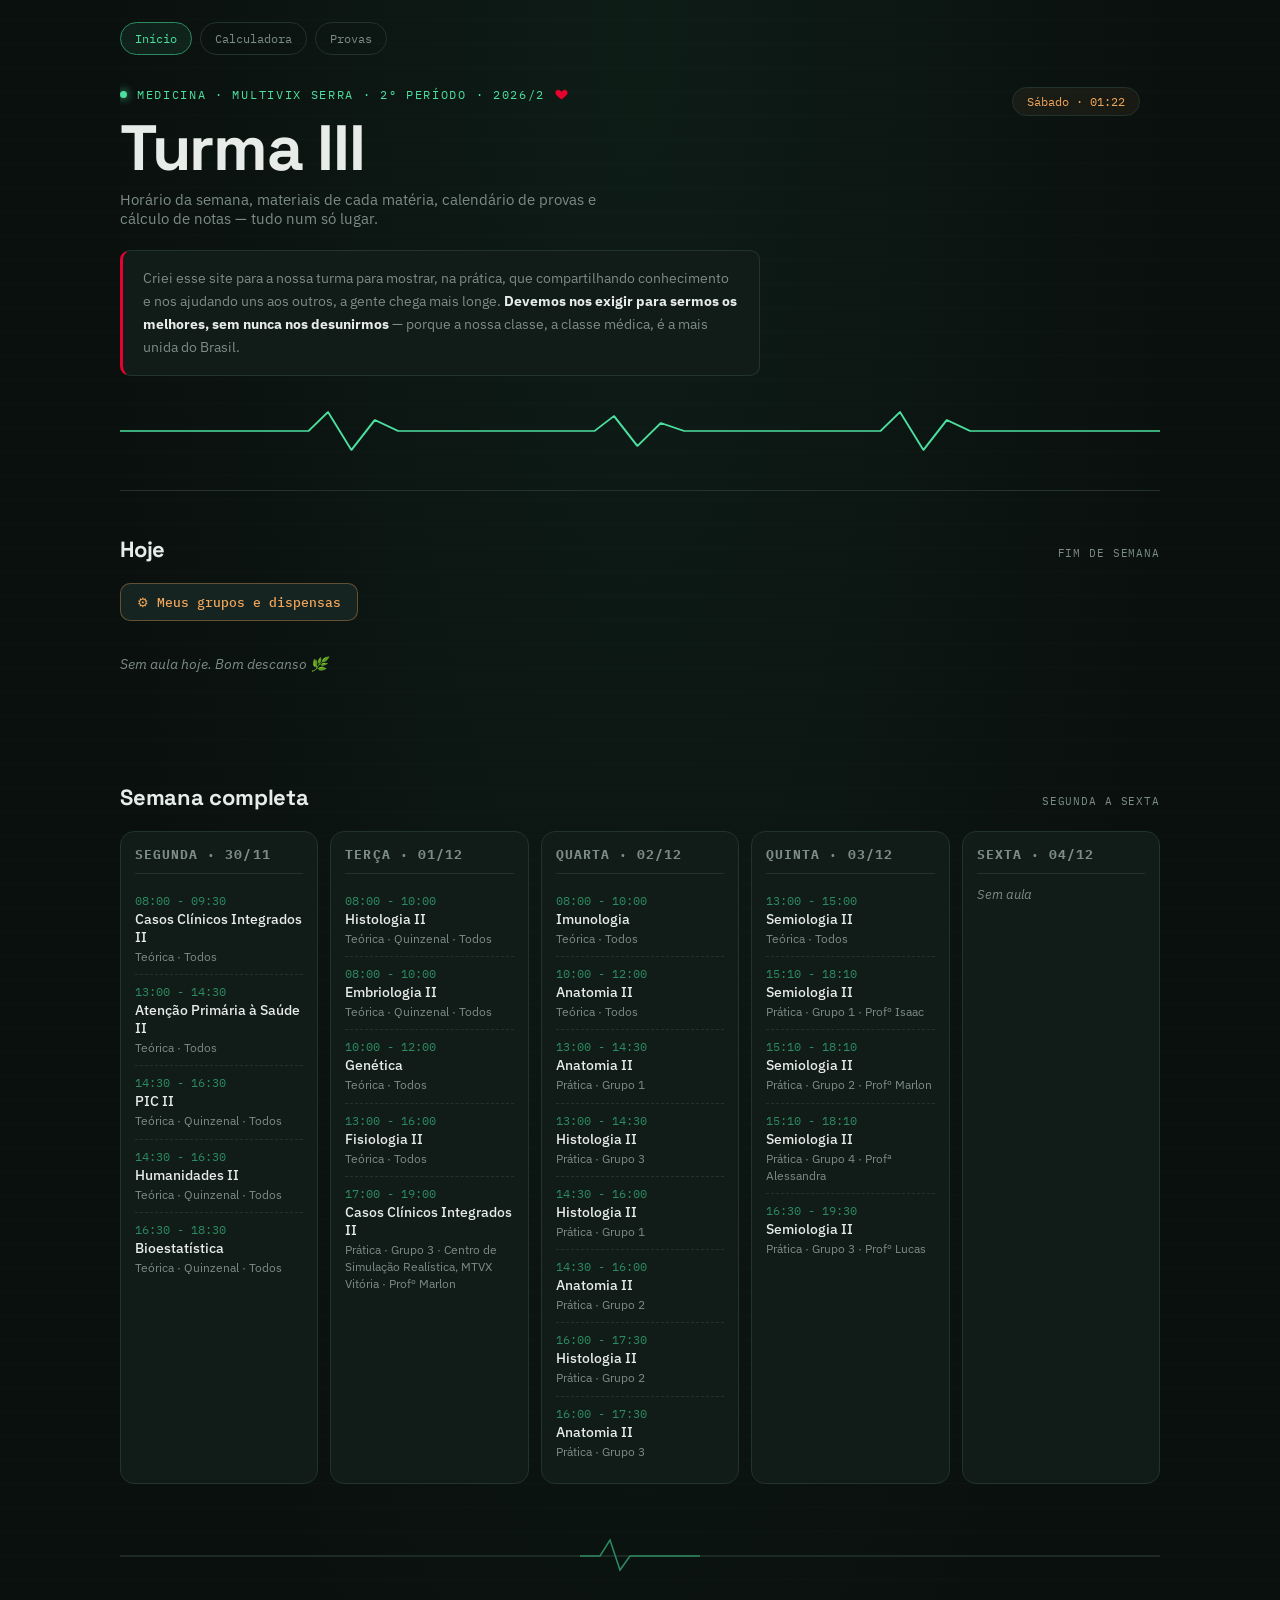
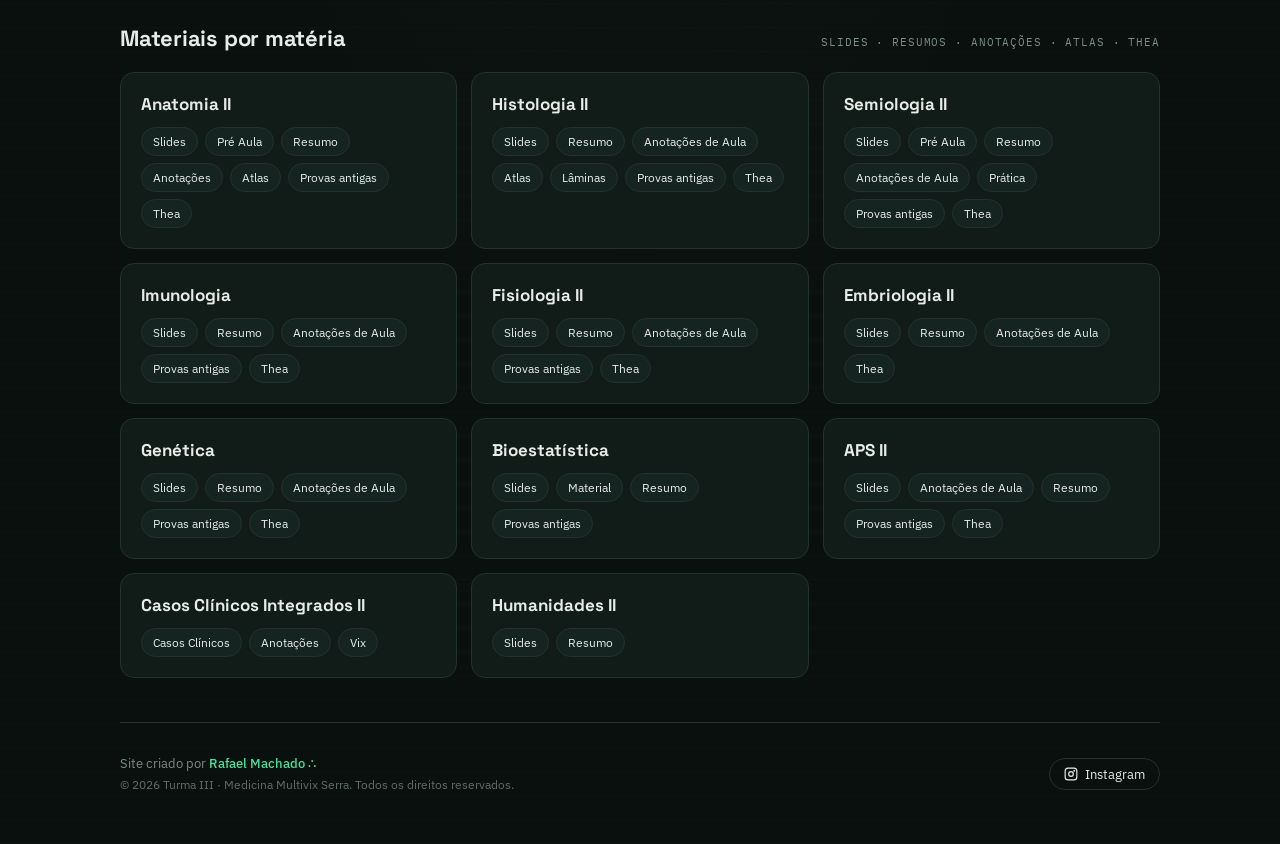
<file: index.html>
<!-- Você é muito espertinho, aqui uma lola pra você! 🍭 -->
<!DOCTYPE html>
<html lang="pt-BR">
<head>
<meta charset="UTF-8">
<meta name="viewport" content="width=device-width, initial-scale=1.0">
<title>Turma III · Medicina Multivix Serra</title>
<link rel="icon" type="image/svg+xml" href="favicon.svg">
<link rel="preconnect" href="https://fonts.googleapis.com">
<link rel="preconnect" href="https://fonts.gstatic.com" crossorigin>
<link href="https://fonts.googleapis.com/css2?family=Space+Grotesk:wght@400;500;600;700&family=IBM+Plex+Sans:wght@400;500;600&family=IBM+Plex+Mono:wght@400;500;600&display=swap" rel="stylesheet">
<link rel="stylesheet" href="style.css">
</head>
<body>

<div class="wrap">
  <nav class="site-nav">
    <a href="index.html" class="active">Início</a>
    <a href="calculadora.html">Calculadora</a>
    <a href="provas.html">Provas</a>
  </nav>

  <header>
    <div class="now-chip mono" id="nowChip">carregando…</div>
    <div class="eyebrow">
      <span class="dot"></span> MEDICINA · MULTIVIX SERRA · 2º PERÍODO · 2026/2
      <span class="heartbeat" title="Turma III">
        <svg width="13" height="13" viewBox="0 0 24 24" fill="currentColor"><path d="M12 21s-7.5-4.87-10.5-9.5C-0.3 7.5 1.8 3 6 3c2.2 0 3.8 1.2 6 4 2.2-2.8 3.8-4 6-4 4.2 0 6.3 4.5 4.5 8.5C19.5 16.13 12 21 12 21z"/></svg>
      </span>
    </div>
    <h1 class="title">Turma III</h1>
    <p class="subtitle">Horário da semana, materiais de cada matéria, calendário de provas e cálculo de notas — tudo num só lugar.</p>
    <div class="manifesto">
      Criei esse site para a nossa turma para mostrar, na prática, que compartilhando conhecimento e nos
      ajudando uns aos outros, a gente chega mais longe. <strong>Devemos nos exigir para sermos os melhores,
      sem nunca nos desunirmos</strong> — porque a nossa classe, a classe médica, é a mais unida do Brasil.
    </div>
    <svg class="ecg-line" viewBox="0 0 800 46" preserveAspectRatio="none">
      <path d="M0,23 L120,23 L145,23 L160,4 L178,42 L196,12 L214,23 L340,23 L365,23 L380,8 L398,38 L416,15 L434,23 L560,23 L585,23 L600,4 L618,42 L636,12 L654,23 L800,23"/>
    </svg>
  </header>

  <section id="hoje">
    <div class="section-head">
      <h2>Hoje</h2>
      <span class="tag" id="hojeLabel"></span>
    </div>

    <button class="profile-toggle-btn" onclick="profileToggle()">⚙ Meus grupos e dispensas</button>
    <div class="profile-panel" id="profilePanel">
      <div class="profile-panel-inner" id="profilePanelBody"></div>
    </div>

    <div class="today-scroll" id="hojeScroll" style="margin-top:20px;"></div>
  </section>

  <section id="semana">
    <div class="section-head">
      <h2>Semana completa</h2>
      <span class="tag">Segunda a sexta</span>
    </div>
    <div class="week-grid" id="weekGrid"></div>
  </section>

  <svg class="pulse-divider" viewBox="0 0 1040 40" preserveAspectRatio="none">
    <path d="M0,20 L1040,20"/>
    <path class="beat" d="M460,20 L480,20 L490,4 L500,34 L510,20 L580,20"/>
  </svg>

  <section id="materias">
    <div class="section-head">
      <h2>Materiais por matéria</h2>
      <span class="tag">Slides · Resumos · Anotações · Atlas · Thea</span>
    </div>
    <div class="subject-grid" id="subjectGrid"></div>
  </section>

  <footer>
    <div class="credit">
      Site criado por <a href="#" id="creditName">Rafael Machado ∴</a>
      <span class="copyright">© <span id="copyrightYear"></span> Turma III · Medicina Multivix Serra. Todos os direitos reservados.</span>
    </div>
    <a class="ig" id="igLink" href="#" target="_blank" rel="noopener">
      <svg width="14" height="14" viewBox="0 0 24 24" fill="none" stroke="currentColor" stroke-width="2"><rect x="2" y="2" width="20" height="20" rx="5"/><circle cx="12" cy="12" r="4"/><circle cx="17.5" cy="6.5" r="0.6" fill="currentColor"/></svg>
      Instagram
    </a>
  </footer>
</div>

<div class="drive-modal" id="driveModal">
  <div class="drive-modal-box">
    <div class="drive-modal-header">
      <h3>Materiais</h3>
      <button class="drive-close-btn" onclick="driveCloseModal()">✕</button>
    </div>
    <div class="drive-breadcrumb" id="driveBreadcrumb"></div>
    <div class="drive-file-list" id="driveFileList"></div>
  </div>
</div>

<script src="noinspect.js"></script>
<script src="data.js"></script>
<script src="profile.js"></script>
<script src="drive.js"></script>
<script>
/* ======= LÓGICA DO SITE (hoje / semana / materiais / provas) ======= */
function toMinutes(t){ const [h,m]=t.split(":").map(Number); return h*60+m; }

function renderNowChip(){
  const now = new Date();
  const dias = ["Domingo","Segunda","Terça","Quarta","Quinta","Sexta","Sábado"];
  const hh = String(now.getHours()).padStart(2,"0");
  const mm = String(now.getMinutes()).padStart(2,"0");
  document.getElementById("nowChip").textContent = `${dias[now.getDay()]} · ${hh}:${mm}`;
}

function currentDayName(){
  const dias = ["", "Segunda","Terça","Quarta","Quinta","Sexta",""];
  const d = new Date().getDay();
  return dias[d] || null;
}

function isLiveNow(timeRange){
  const now = new Date();
  const nowMin = now.getHours()*60 + now.getMinutes();
  const [start,end] = timeRange.split(" - ").map(toMinutes);
  return nowMin >= start && nowMin <= end;
}

function renderHoje(){
  const today = currentDayName();
  const label = document.getElementById("hojeLabel");
  const scroll = document.getElementById("hojeScroll");
  scroll.innerHTML = "";

  if(!today){
    label.textContent = "Fim de semana";
    scroll.innerHTML = `<p class="empty-note">Sem aula hoje. Bom descanso 🌿</p>`;
    return;
  }
  label.textContent = today;
  const blocks = (SCHEDULE[today] || []).filter(b => profileBlockVisible(b) && profileBlockIsToday(b));
  if(blocks.length === 0){
    scroll.innerHTML = `<p class="empty-note">Sem aula hoje (ou tudo dispensado/fora do seu grupo).</p>`;
    return;
  }
  blocks.slice().sort((a,b)=>toMinutes(a.time.split(" - ")[0])-toMinutes(b.time.split(" - ")[0])).forEach(b=>{
    const live = isLiveNow(b.time);
    const card = document.createElement("div");
    card.className = "today-card" + (live ? " live" : "");
    card.innerHTML = `
      ${live ? `<div class="live-badge"><span class="dot"></span>AGORA</div>` : ""}
      <div class="time">${b.time}</div>
      <div class="subj">${b.subj}</div>
      <div class="meta">${b.meta}</div>
    `;
    scroll.appendChild(card);
  });
}

function getCurrentWeekDates(){
  const now = new Date();
  const dow = now.getDay(); // 0=Domingo .. 6=Sábado
  const diffToMonday = dow === 0 ? -6 : 1 - dow;
  const monday = new Date(now.getFullYear(), now.getMonth(), now.getDate() + diffToMonday);
  const dates = {};
  DAYS.forEach((day, i) => {
    const d = new Date(monday.getFullYear(), monday.getMonth(), monday.getDate() + i);
    const dd = String(d.getDate()).padStart(2,"0");
    const mm = String(d.getMonth()+1).padStart(2,"0");
    dates[day] = `${dd}/${mm}/${d.getFullYear()}`;
  });
  return dates;
}

function renderWeek(){
  const grid = document.getElementById("weekGrid");
  grid.innerHTML = "";
  const today = currentDayName();
  const weekDates = getCurrentWeekDates();
  DAYS.forEach(day=>{
    const col = document.createElement("div");
    col.className = "day-col" + (day===today ? " today" : "");
    const dateStr = weekDates[day];
    const [dd,mm] = dateStr.split("/");
    const blocks = (SCHEDULE[day]||[])
      .filter(b => profileBlockVisible(b) && (!b.dates || b.dates.includes(dateStr)))
      .slice()
      .sort((a,b)=>toMinutes(a.time.split(" - ")[0])-toMinutes(b.time.split(" - ")[0]));
    col.innerHTML = `<h3>${day} · ${dd}/${mm}</h3>` + (blocks.length
      ? blocks.map(b=>`
          <div class="block">
            <div class="time">${b.time}</div>
            <div class="subj">${b.subj}</div>
            <div class="meta">${b.meta}</div>
          </div>`).join("")
      : `<p class="empty-note" style="font-size:12.5px;">Sem aula</p>`);
    grid.appendChild(col);
  });
}

function renderSubjects(){
  const grid = document.getElementById("subjectGrid");
  grid.innerHTML = "";
  SUBJECTS.forEach(s=>{
    const card = document.createElement("div");
    card.className = "subject-card";

    let pills = "";
    Object.entries(s.links).forEach(([label,url])=>{
      pills += url
        ? `<span class="pill" onclick="driveOpenModal('${url}', '${(s.name + " · " + label).replace(/'/g, "\\'")}')">${label}</span>`
        : `<span class="pill disabled">${label} · em breve</span>`;
    });
    if(s.hasOwnProperty("atlas")){
      pills += s.atlas
        ? `<a class="pill" href="${s.atlas}" target="_blank" rel="noopener">Atlas</a>`
        : `<span class="pill disabled">Atlas · em breve</span>`;
    }
    if(s.hasOwnProperty("thea")){
      pills += s.thea
        ? `<a class="pill" href="${s.thea}" target="_blank" rel="noopener">Thea</a>`
        : `<span class="pill disabled">Thea · em breve</span>`;
    }

    card.innerHTML = `
      <h3>${s.name}</h3>
      <div class="pill-row">${pills}</div>
    `;
    grid.appendChild(card);
  });
}

document.getElementById("igLink").href = IG_URL;
document.getElementById("creditName").href = IG_URL;
document.getElementById("copyrightYear").textContent = new Date().getFullYear();

renderNowChip();
renderHoje();
renderWeek();
renderSubjects();
setInterval(()=>{ renderNowChip(); renderHoje(); }, 60000);
</script>
</body>
</html>
</file>
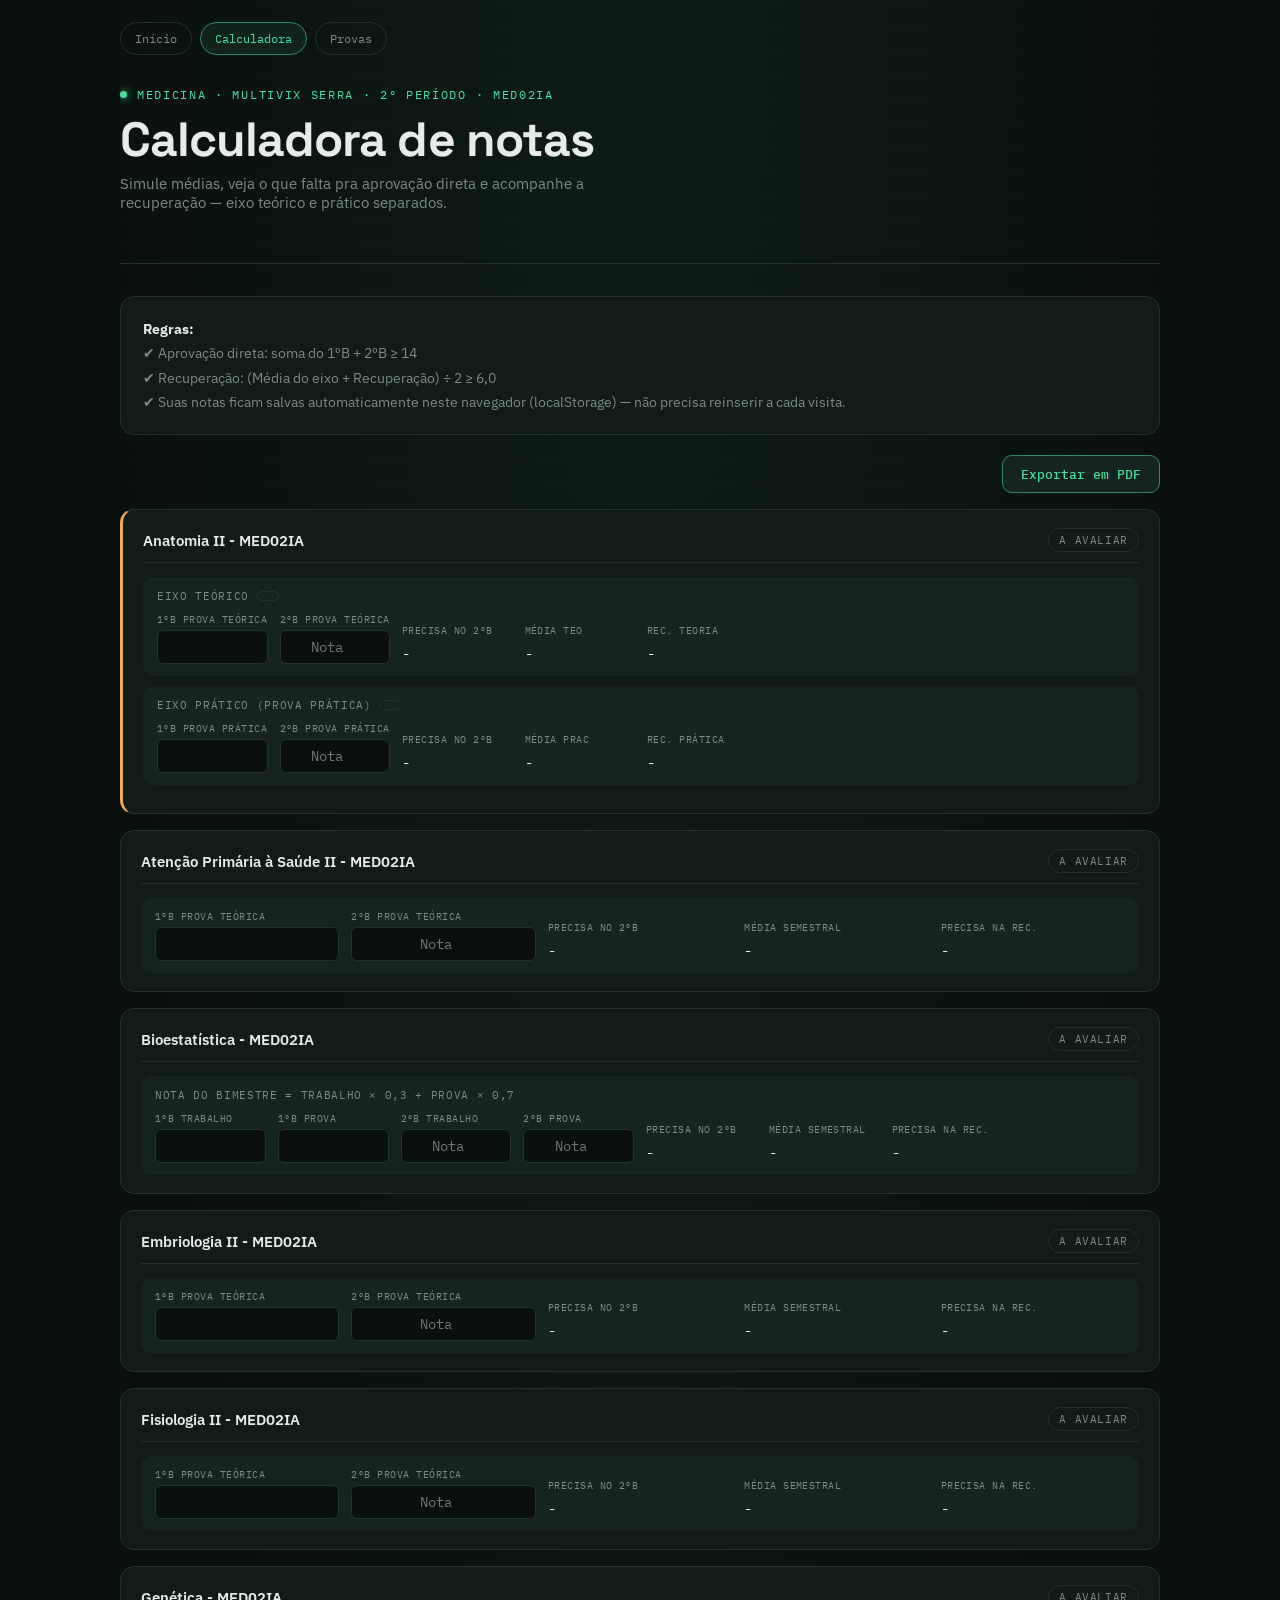
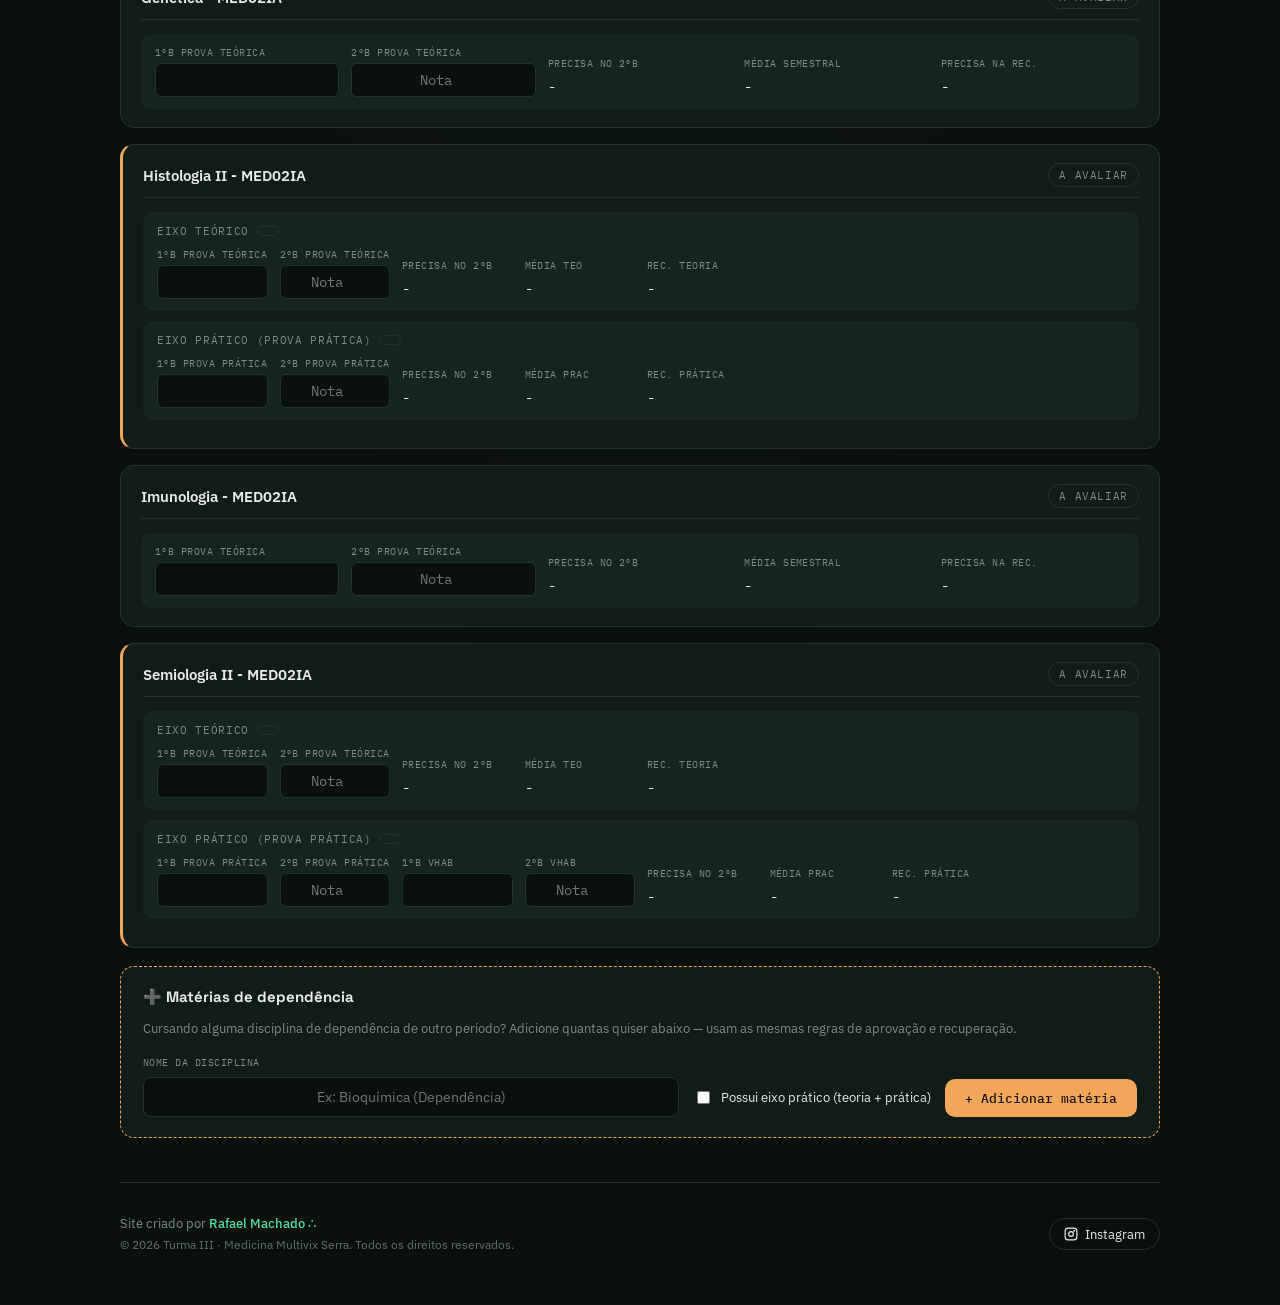
<file: calculadora.html>
<!-- Você é muito espertinho, aqui uma lola pra você! 🍭 -->
<!DOCTYPE html>
<html lang="pt-BR">
<head>
<meta charset="UTF-8">
<meta name="viewport" content="width=device-width, initial-scale=1.0">
<title>Calculadora de notas · Turma III</title>
<link rel="icon" type="image/svg+xml" href="favicon.svg">
<link rel="preconnect" href="https://fonts.googleapis.com">
<link rel="preconnect" href="https://fonts.gstatic.com" crossorigin>
<link href="https://fonts.googleapis.com/css2?family=Space+Grotesk:wght@400;500;600;700&family=IBM+Plex+Sans:wght@400;500;600&family=IBM+Plex+Mono:wght@400;500;600&display=swap" rel="stylesheet">
<link rel="stylesheet" href="style.css">
<style>
  @media print{
    @page{ size:A4 landscape; margin:18mm; }
    .calc-pdf-report{ padding:4mm; }
    .calc-pdf-header, .calc-pdf-table tr{ page-break-inside:avoid; }
  }
</style>
</head>
<body>

<div class="wrap">
  <nav class="site-nav">
    <a href="index.html">Início</a>
    <a href="calculadora.html" class="active">Calculadora</a>
    <a href="provas.html">Provas</a>
  </nav>

  <header>
    <div class="eyebrow"><span class="dot"></span> MEDICINA · MULTIVIX SERRA · 2º PERÍODO · MED02IA</div>
    <h1 class="title" style="font-size:clamp(30px,6vw,48px);">Calculadora de notas</h1>
    <p class="subtitle">Simule médias, veja o que falta pra aprovação direta e acompanhe a recuperação — eixo teórico e prático separados.</p>
  </header>

  <section id="calculadora" style="padding-top:32px;">
    <div class="calc-rules-card">
      <strong>Regras:</strong><br>
      ✔ Aprovação direta: soma do 1ºB + 2ºB ≥ 14<br>
      ✔ Recuperação: (Média do eixo + Recuperação) ÷ 2 ≥ 6,0<br>
      ✔ Suas notas ficam salvas automaticamente neste navegador (localStorage) — não precisa reinserir a cada visita.
    </div>

    <div class="calc-toolbar">
      <button class="calc-export-btn" onclick="calcExportarPDF()">Exportar em PDF</button>
    </div>

    <div class="calc-subjects" id="calcSubjectsContainer"></div>

    <div class="calc-dep-card">
      <h3>➕ Matérias de dependência</h3>
      <p>Cursando alguma disciplina de dependência de outro período? Adicione quantas quiser abaixo — usam as mesmas regras de aprovação e recuperação.</p>
      <div class="calc-dep-form">
        <div class="calc-input-block">
          <label>Nome da disciplina</label>
          <input type="text" id="calcDepNameInput" placeholder="Ex: Bioquímica (Dependência)">
        </div>
        <label class="calc-dep-checkbox">
          <input type="checkbox" id="calcDepHasPratica">
          Possui eixo prático (teoria + prática)
        </label>
        <button class="calc-add-dep-btn" onclick="calcAddDependencia()">+ Adicionar matéria</button>
      </div>
    </div>

    <section class="calc-pdf-report" id="calcPdfReport">
      <div class="calc-pdf-header">
        <div>
          <span class="calc-pdf-kicker">MEDICINA · MULTIVIX</span>
          <h1>Relatório de Acompanhamento de Notas · Turma III</h1>
          <p>Calculadora de notas · MED02IA</p>
        </div>
        <div class="calc-pdf-rules">
          <strong>Regras</strong>
          <span>Aprovação direta: 14 pontos no semestre</span>
          <span>Recuperação: (Média + Rec) ÷ 2 ≥ 6,0</span>
        </div>
      </div>
      <table class="calc-pdf-table">
        <thead>
          <tr>
            <th>Disciplina</th>
            <th>Eixo</th>
            <th>1ºB</th>
            <th>2ºB</th>
            <th>Precisa no 2ºB</th>
            <th>Média</th>
            <th>Rec.</th>
            <th>Status</th>
          </tr>
        </thead>
        <tbody id="calcPdfReportBody"></tbody>
      </table>
      <div class="calc-pdf-footer">
        <span>Gerado pelo site da Turma III</span>
        <span>Desenvolvido por Rafael Machado ∴</span>
      </div>
    </section>
  </section>

  <footer>
    <div class="credit">
      Site criado por <a href="#" id="creditName">Rafael Machado ∴</a>
      <span class="copyright">© <span id="copyrightYear"></span> Turma III · Medicina Multivix Serra. Todos os direitos reservados.</span>
    </div>
    <a class="ig" id="igLink" href="#" target="_blank" rel="noopener">
      <svg width="14" height="14" viewBox="0 0 24 24" fill="none" stroke="currentColor" stroke-width="2"><rect x="2" y="2" width="20" height="20" rx="5"/><circle cx="12" cy="12" r="4"/><circle cx="17.5" cy="6.5" r="0.6" fill="currentColor"/></svg>
      Instagram
    </a>
  </footer>
</div>

<script src="noinspect.js"></script>
<script src="data.js"></script>
<script src="calculator.js"></script>
<script>
document.getElementById("igLink").href = IG_URL;
document.getElementById("creditName").href = IG_URL;
document.getElementById("copyrightYear").textContent = new Date().getFullYear();
</script>
</body>
</html>
</file>
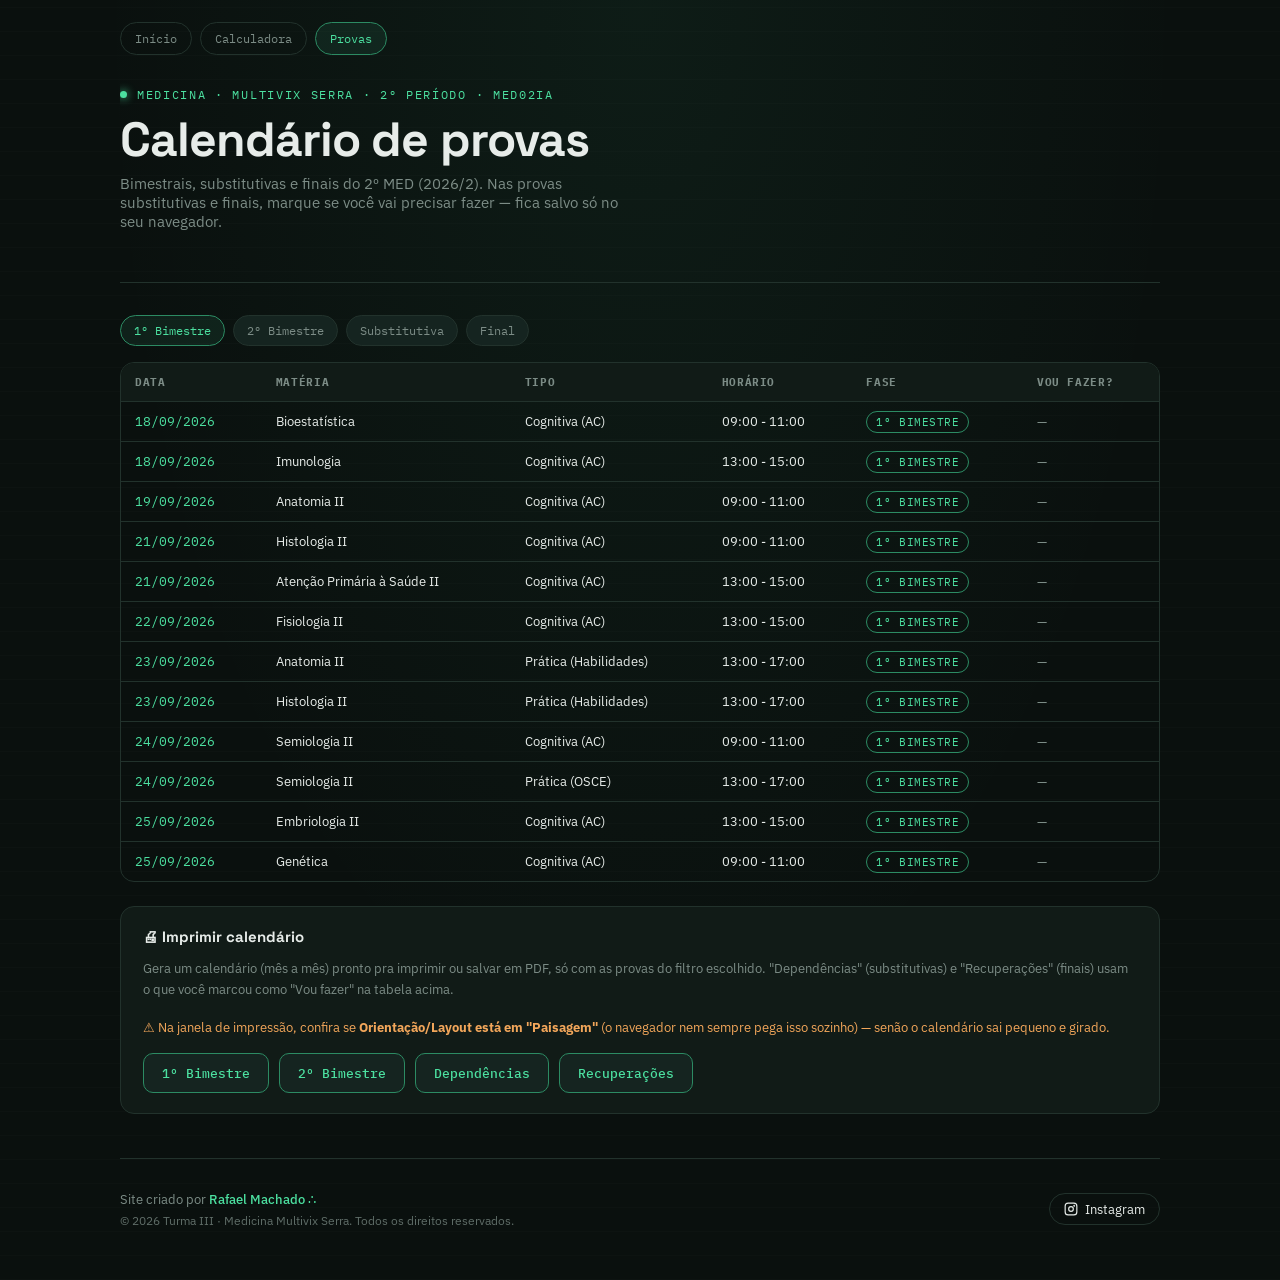
<file: provas.html>
<!-- Você é muito espertinho, aqui uma lola pra você! 🍭 -->
<!DOCTYPE html>
<html lang="pt-BR">
<head>
<meta charset="UTF-8">
<meta name="viewport" content="width=device-width, initial-scale=1.0">
<title>Calendário de provas · Turma III</title>
<link rel="icon" type="image/svg+xml" href="favicon.svg">
<link rel="preconnect" href="https://fonts.googleapis.com">
<link rel="preconnect" href="https://fonts.gstatic.com" crossorigin>
<link href="https://fonts.googleapis.com/css2?family=Space+Grotesk:wght@400;500;600;700&family=IBM+Plex+Sans:wght@400;500;600&family=IBM+Plex+Mono:wght@400;500;600&display=swap" rel="stylesheet">
<link rel="stylesheet" href="style.css">
<style>
  @media print{
    @page{ size:A4 landscape; margin:12mm; }
    .exam-calendar-print{ padding:4mm; }
  }
</style>
</head>
<body>

<div class="wrap">
  <nav class="site-nav">
    <a href="index.html">Início</a>
    <a href="calculadora.html">Calculadora</a>
    <a href="provas.html" class="active">Provas</a>
  </nav>

  <header>
    <div class="eyebrow"><span class="dot"></span> MEDICINA · MULTIVIX SERRA · 2º PERÍODO · MED02IA</div>
    <h1 class="title" style="font-size:clamp(30px,6vw,48px);">Calendário de provas</h1>
    <p class="subtitle">Bimestrais, substitutivas e finais do 2º MED (2026/2). Nas provas substitutivas e finais, marque se você vai precisar fazer — fica salvo só no seu navegador.</p>
  </header>

  <section id="provas" style="padding-top:32px;">
    <div class="exams-filter" id="examsFilter"></div>
    <div class="exams-table-wrap">
      <table class="exams-table">
        <thead>
          <tr><th>Data</th><th>Matéria</th><th>Tipo</th><th>Horário</th><th>Fase</th><th>Vou fazer?</th></tr>
        </thead>
        <tbody id="examsBody"></tbody>
      </table>
    </div>

    <div class="cal-print-card">
      <h3>🖨 Imprimir calendário</h3>
      <p>Gera um calendário (mês a mês) pronto pra imprimir ou salvar em PDF, só com as provas do filtro escolhido.
      "Dependências" (substitutivas) e "Recuperações" (finais) usam o que você marcou como "Vou fazer" na tabela acima.</p>
      <p style="color:var(--amber); font-size:12.5px;">⚠ Na janela de impressão, confira se <strong>Orientação/Layout está em "Paisagem"</strong> (o navegador nem sempre pega isso sozinho) — senão o calendário sai pequeno e girado.</p>
      <div class="cal-print-buttons">
        <button class="cal-print-btn" onclick="printExamCalendar('1b')">1º Bimestre</button>
        <button class="cal-print-btn" onclick="printExamCalendar('2b')">2º Bimestre</button>
        <button class="cal-print-btn" onclick="printExamCalendar('dependencia')">Dependências</button>
        <button class="cal-print-btn" onclick="printExamCalendar('recuperacao')">Recuperações</button>
      </div>
    </div>
  </section>

  <footer>
    <div class="credit">
      Site criado por <a href="#" id="creditName">Rafael Machado ∴</a>
      <span class="copyright">© <span id="copyrightYear"></span> Turma III · Medicina Multivix Serra. Todos os direitos reservados.</span>
    </div>
    <a class="ig" id="igLink" href="#" target="_blank" rel="noopener">
      <svg width="14" height="14" viewBox="0 0 24 24" fill="none" stroke="currentColor" stroke-width="2"><rect x="2" y="2" width="20" height="20" rx="5"/><circle cx="12" cy="12" r="4"/><circle cx="17.5" cy="6.5" r="0.6" fill="currentColor"/></svg>
      Instagram
    </a>
  </footer>
</div>

<div class="exam-calendar-print" id="examCalendarPrint">
  <div class="cal-print-title">MEDICINA · MULTIVIX SERRA · TURMA III</div>
  <h1 id="calPrintTitle" style="font-family:'Space Grotesk',sans-serif; font-size:20px; margin-bottom:16px; color:#111827;"></h1>
  <div id="calPrintBody"></div>
</div>

<script src="noinspect.js"></script>
<script src="data.js"></script>
<script>
/* ======= CALENDÁRIO DE PROVAS ======= */
function examDateToSortable(d){
  const [dd,mm,yyyy] = d.split("/");
  return `${yyyy}${mm}${dd}`;
}

function examFaseClass(fase){
  if(fase === "Substitutiva") return "substitutiva";
  if(fase === "Final") return "final";
  return "bimestre";
}

function examId(e){
  return `${e.date}|${e.subj}|${e.tipo}`;
}

const EXAM_STATUS_KEY = "turma3_exam_status_v1";

function examStatusLoad(){
  return JSON.parse(localStorage.getItem(EXAM_STATUS_KEY)) || {};
}
function examStatusSave(map){
  localStorage.setItem(EXAM_STATUS_KEY, JSON.stringify(map));
}
function examStatusGet(id){
  return !!examStatusLoad()[id];
}
function examStatusToggle(checkbox, id){
  const map = examStatusLoad();
  if(checkbox.checked) map[id] = true;
  else delete map[id];
  examStatusSave(map);
}

let examsFilterFase = "1º Bimestre";

function renderExamsFilter(){
  const fases = ["1º Bimestre", "2º Bimestre", "Substitutiva", "Final"];
  const el = document.getElementById("examsFilter");
  el.innerHTML = fases.map(f =>
    `<button class="${f===examsFilterFase?"active":""}" onclick="setExamsFilter('${f}')">${f}</button>`
  ).join("");
}

function setExamsFilter(fase){
  examsFilterFase = fase;
  renderExamsFilter();
  renderExams();
}

function renderExams(){
  const body = document.getElementById("examsBody");
  const sorted = EXAMS.slice().sort((a,b)=> examDateToSortable(a.date).localeCompare(examDateToSortable(b.date)));
  const filtered = sorted.filter(e => e.fase === examsFilterFase);
  body.innerHTML = filtered.map(e => {
    const id = examId(e);
    const marcavel = e.fase === "Substitutiva" || e.fase === "Final";
    const checked = marcavel && examStatusGet(id);
    return `
    <tr>
      <td class="exam-date">${e.date}</td>
      <td>${e.subj}</td>
      <td>${e.tipo}</td>
      <td>${e.time}</td>
      <td><span class="exam-fase ${examFaseClass(e.fase)}">${e.fase}</span></td>
      <td>
        ${marcavel
          ? `<label class="exam-status-checkbox">
               <input type="checkbox" ${checked?'checked':''} onchange="examStatusToggle(this, '${id.replace(/'/g,"\\'")}')">
               Vou fazer
             </label>`
          : `<span style="color:var(--muted);">—</span>`}
      </td>
    </tr>
  `;
  }).join("");
}

/* ======= CALENDÁRIO PARA IMPRESSÃO ======= */
const CAL_MESES = ["Janeiro","Fevereiro","Março","Abril","Maio","Junho","Julho","Agosto","Setembro","Outubro","Novembro","Dezembro"];
const CAL_DOW = ["Dom","Seg","Ter","Qua","Qui","Sex","Sáb"];

function buildCalendarHTML(exams){
  const byMonth = {};
  exams.forEach(e=>{
    const [dd,mm,yyyy] = e.date.split("/");
    const key = `${yyyy}-${mm}`;
    (byMonth[key] = byMonth[key] || []).push(e);
  });
  const monthKeys = Object.keys(byMonth).sort();

  return monthKeys.map(key=>{
    const [yyyy,mm] = key.split("-").map(Number);
    const monthIndex = mm - 1;
    const firstDow = new Date(yyyy, monthIndex, 1).getDay();
    const daysInMonth = new Date(yyyy, monthIndex+1, 0).getDate();

    const examsByDay = {};
    byMonth[key].forEach(e=>{
      const day = Number(e.date.split("/")[0]);
      (examsByDay[day] = examsByDay[day] || []).push(e);
    });

    let cells = "";
    for(let i=0;i<firstDow;i++) cells += `<div class="cal-day empty"></div>`;
    for(let d=1; d<=daysInMonth; d++){
      const dayExams = examsByDay[d] || [];
      cells += `<div class="cal-day">
        <span class="cal-daynum">${d}</span>
        ${dayExams.map(e=>`<div class="cal-exam">${e.subj}<br>${e.tipo}<br>${e.time}</div>`).join("")}
      </div>`;
    }
    const totalCells = firstDow + daysInMonth;
    const trailing = (7 - (totalCells % 7)) % 7;
    for(let i=0;i<trailing;i++) cells += `<div class="cal-day empty"></div>`;

    return `
      <div class="cal-month">
        <h2>${CAL_MESES[monthIndex]} ${yyyy}</h2>
        <div class="cal-grid">
          ${CAL_DOW.map(d=>`<div class="cal-dow">${d}</div>`).join("")}
          ${cells}
        </div>
      </div>`;
  }).join("");
}

function printExamCalendar(mode){
  const statusMap = examStatusLoad();
  let exams;
  let title;

  if(mode === "1b"){ exams = EXAMS.filter(e=>e.fase==="1º Bimestre"); title = "1º Bimestre"; }
  else if(mode === "2b"){ exams = EXAMS.filter(e=>e.fase==="2º Bimestre"); title = "2º Bimestre"; }
  else if(mode === "dependencia"){ exams = EXAMS.filter(e=> e.fase==="Substitutiva" && statusMap[examId(e)]); title = "Dependências (substitutivas)"; }
  else if(mode === "recuperacao"){ exams = EXAMS.filter(e=> e.fase==="Final" && statusMap[examId(e)]); title = "Recuperações (finais)"; }

  document.getElementById("calPrintTitle").textContent = `Calendário de Provas — ${title}`;

  if(exams.length === 0){
    document.getElementById("calPrintBody").innerHTML = `<p style="padding:16px 0; color:#6b7280;">Nenhuma prova marcada como "${title}" ainda.</p>`;
  } else {
    const sorted = exams.slice().sort((a,b)=> examDateToSortable(a.date).localeCompare(examDateToSortable(b.date)));
    document.getElementById("calPrintBody").innerHTML = buildCalendarHTML(sorted);
  }
  window.print();
}

document.getElementById("igLink").href = IG_URL;
document.getElementById("creditName").href = IG_URL;
document.getElementById("copyrightYear").textContent = new Date().getFullYear();

renderExamsFilter();
renderExams();
</script>
</body>
</html>
</file>
<file: style.css>
:root{
  --monitor:#0A100E;
  --panel:#111B17;
  --panel-2:#152420;
  --trace:#4CE0A0;
  --trace-dim:#2C8B63;
  --amber:#F2A65A;
  --danger:#E0574C;
  --heart-red:#E4032E;
  --paper:#E7ECE9;
  --muted:#7C8C86;
  --hair:#22322C;
  --radius:14px;
}
*{box-sizing:border-box;}
html{scroll-behavior:smooth;}
body{
  margin:0;
  background:var(--monitor);
  color:var(--paper);
  font-family:'IBM Plex Sans', sans-serif;
  -webkit-font-smoothing:antialiased;
  background-image:
    radial-gradient(ellipse at top, rgba(76,224,160,0.06), transparent 60%),
    repeating-linear-gradient(0deg, rgba(255,255,255,0.012) 0px, rgba(255,255,255,0.012) 1px, transparent 1px, transparent 24px);
}
h1,h2,h3{font-family:'Space Grotesk', sans-serif; margin:0;}
.mono{font-family:'IBM Plex Mono', monospace;}
a{color:inherit;}
.wrap{max-width:1080px; margin:0 auto; padding:0 20px;}

/* ---------- NAV ---------- */
.site-nav{display:flex; gap:8px; padding:22px 0 0;}
.site-nav a{
  font-family:'IBM Plex Mono', monospace; font-size:12px; padding:8px 14px;
  border:1px solid var(--hair); border-radius:999px; text-decoration:none; color:var(--muted);
}
.site-nav a.active{color:var(--trace); border-color:var(--trace-dim); background:rgba(76,224,160,0.08);}
.site-nav a:hover{border-color:var(--trace);}

/* ---------- HEADER ---------- */
header{
  padding:32px 0 36px;
  border-bottom:1px solid var(--hair);
  position:relative;
  overflow:hidden;
}
.eyebrow{
  font-family:'IBM Plex Mono', monospace;
  font-size:12px;
  letter-spacing:.14em;
  color:var(--trace);
  text-transform:uppercase;
  display:flex;
  align-items:center;
  gap:10px;
}
.eyebrow .dot{
  width:7px; height:7px; border-radius:50%;
  background:var(--trace);
  box-shadow:0 0 8px var(--trace);
  animation:pulseDot 1.8s ease-in-out infinite;
}
@keyframes pulseDot{0%,100%{opacity:1} 50%{opacity:.25}}
.heartbeat{
  display:inline-block;
  color:var(--heart-red);
  animation: heartbeat 1.15s ease-in-out infinite;
  transform-origin:center;
}
.heartbeat svg{display:block;}
@keyframes heartbeat{
  0%, 100%{transform:scale(1);}
  15%{transform:scale(1.28);}
  30%{transform:scale(1);}
  45%{transform:scale(1.18);}
  60%{transform:scale(1);}
}

.manifesto{
  margin-top:22px;
  padding:16px 20px;
  background:var(--panel);
  border:1px solid var(--hair);
  border-left:3px solid var(--heart-red);
  border-radius:10px;
  color:var(--muted);
  font-size:13.5px;
  line-height:1.7;
  max-width:640px;
}
.manifesto strong{color:var(--paper);}
h1.title{
  font-size:clamp(38px,7vw,64px);
  font-weight:700;
  letter-spacing:-0.02em;
  margin-top:14px;
  line-height:1;
}
.subtitle{
  color:var(--muted);
  font-size:15px;
  margin-top:10px;
  max-width:520px;
}
.ecg-line{
  width:100%; height:46px; margin-top:32px;
  display:block;
}
.ecg-line path{
  fill:none;
  stroke:var(--trace);
  stroke-width:1.6;
  stroke-linecap:round;
  stroke-linejoin:round;
  stroke-dasharray:1400;
  stroke-dashoffset:1400;
  animation:draw 2.4s ease-out forwards .2s;
}
@keyframes draw{to{stroke-dashoffset:0;}}
.now-chip{
  position:absolute; top:32px; right:20px;
  font-family:'IBM Plex Mono', monospace;
  font-size:12px;
  color:var(--amber);
  border:1px solid var(--hair);
  border-radius:999px;
  padding:6px 14px;
  background:rgba(242,166,90,0.06);
}
@media (max-width:640px){ .now-chip{position:static; display:inline-block; margin-top:18px;} }

/* ---------- SECTIONS ---------- */
section{padding:44px 0;}
.section-head{display:flex; align-items:baseline; justify-content:space-between; gap:16px; margin-bottom:20px; flex-wrap:wrap;}
.section-head h2{font-size:22px; letter-spacing:-0.01em;}
.section-head .tag{font-family:'IBM Plex Mono',monospace; font-size:11px; color:var(--muted); letter-spacing:.08em; text-transform:uppercase;}

/* ---------- PROFILE PANEL (grupos e dispensas) ---------- */
.profile-toggle-btn{
  font-family:'IBM Plex Mono',monospace; font-size:12.5px; font-weight:500;
  background:var(--panel-2); color:var(--amber); border:1px solid rgba(242,166,90,.35);
  padding:10px 16px; border-radius:10px; cursor:pointer;
}
.profile-toggle-btn:hover{border-color:var(--amber);}
.profile-panel{max-height:0; overflow:hidden; transition:max-height .25s ease;}
.profile-panel.open{max-height:2000px;}
.profile-panel-inner{background:var(--panel); border:1px solid var(--hair); border-radius:var(--radius); padding:20px 22px; margin-top:14px;}
.profile-section{margin-bottom:18px;}
.profile-section:last-child{margin-bottom:0;}
.profile-section h4{font-size:14px; margin-bottom:4px;}
.profile-section p{color:var(--muted); font-size:12.5px; margin-bottom:12px; line-height:1.6;}
.profile-grid{display:grid; grid-template-columns:repeat(auto-fill,minmax(220px,1fr)); gap:12px;}
.profile-field{display:flex; flex-direction:column; gap:5px;}
.profile-field label{font-family:'IBM Plex Mono',monospace; font-size:11px; color:var(--muted); text-transform:uppercase; letter-spacing:.05em;}
.profile-field select{background:var(--monitor); border:1px solid var(--hair); color:var(--paper); border-radius:8px; padding:8px 10px; font-size:13px;}
.profile-field select:focus{outline:none; border-color:var(--trace);}
.profile-checkbox-grid{display:grid; grid-template-columns:repeat(auto-fill,minmax(200px,1fr)); gap:10px;}
.profile-checkbox{display:flex; align-items:center; gap:8px; font-size:13px; color:var(--paper);}

/* ---------- HOJE STRIP ---------- */
.today-scroll{
  display:flex; gap:12px; overflow-x:auto; padding-bottom:8px;
  scrollbar-width:thin; scrollbar-color:var(--hair) transparent;
}
.today-scroll::-webkit-scrollbar{height:6px;}
.today-scroll::-webkit-scrollbar-thumb{background:var(--hair); border-radius:3px;}
.today-card{
  min-width:230px; flex:0 0 auto;
  background:var(--panel);
  border:1px solid var(--hair);
  border-radius:var(--radius);
  padding:16px 18px;
  position:relative;
}
.today-card.live{border-color:var(--trace); box-shadow:0 0 0 1px var(--trace-dim) inset;}
.today-card .time{font-family:'IBM Plex Mono',monospace; font-size:13px; color:var(--trace);}
.today-card .subj{font-weight:600; margin-top:6px; font-size:15px;}
.today-card .meta{font-size:12.5px; color:var(--muted); margin-top:4px; line-height:1.5;}
.live-badge{
  position:absolute; top:14px; right:14px;
  font-family:'IBM Plex Mono',monospace; font-size:10px; color:var(--amber);
  display:flex; align-items:center; gap:5px;
}
.live-badge .dot{width:5px;height:5px;border-radius:50%;background:var(--amber); animation:pulseDot 1.4s infinite;}
.empty-note{color:var(--muted); font-size:14px; font-style:italic;}

/* ---------- WEEK GRID ---------- */
.week-grid{display:grid; grid-template-columns:repeat(5,1fr); gap:12px;}
@media (max-width:900px){ .week-grid{grid-template-columns:1fr; } }
.day-col{background:var(--panel); border:1px solid var(--hair); border-radius:var(--radius); padding:14px; min-height:60px;}
.day-col.today{border-color:var(--trace);}
.day-col h3{font-size:13px; font-family:'IBM Plex Mono',monospace; letter-spacing:.08em; color:var(--muted); text-transform:uppercase; padding-bottom:10px; border-bottom:1px solid var(--hair); margin-bottom:10px;}
.day-col.today h3{color:var(--trace);}
.block{padding:9px 0; border-bottom:1px dashed var(--hair);}
.block:last-child{border-bottom:none;}
.block .time{font-family:'IBM Plex Mono',monospace; font-size:11.5px; color:var(--trace-dim);}
.block .subj{font-size:13.5px; font-weight:500; margin-top:2px;}
.block .meta{font-size:11.5px; color:var(--muted); margin-top:2px; line-height:1.5;}

/* ---------- DIVIDER ---------- */
.pulse-divider{width:100%; height:40px; margin:8px 0 0;}
.pulse-divider path{fill:none; stroke:var(--hair); stroke-width:1.5;}
.pulse-divider path.beat{stroke:var(--trace-dim);}

/* ---------- SUBJECT CARDS ---------- */
.subject-grid{display:grid; grid-template-columns:repeat(auto-fill,minmax(260px,1fr)); gap:14px;}
.subject-card{
  background:var(--panel);
  border:1px solid var(--hair);
  border-radius:var(--radius);
  padding:20px;
  display:flex; flex-direction:column; gap:12px;
}
.subject-card h3{font-size:17px;}
.subject-card .folder-link{
  font-family:'IBM Plex Mono',monospace; font-size:11px; color:var(--trace); text-decoration:none;
  letter-spacing:.04em; background:none; border:none; padding:0; cursor:pointer; text-align:left;
}
.subject-card .folder-link:hover{text-decoration:underline;}
.pill-row{display:flex; flex-wrap:wrap; gap:7px;}
.pill{
  font-size:12px; padding:6px 11px; border-radius:999px;
  border:1px solid var(--hair); color:var(--paper); text-decoration:none;
  background:var(--panel-2);
  transition:border-color .15s;
  cursor:pointer;
}
.pill:hover{border-color:var(--trace);}
.pill.disabled{color:var(--muted); border-style:dashed; cursor:default; pointer-events:none;}

/* ---------- CALENDÁRIO DE PROVAS ---------- */
.exams-filter{display:flex; flex-wrap:wrap; gap:8px; margin-bottom:16px;}
.exams-filter button{
  font-family:'IBM Plex Mono',monospace; font-size:11.5px; padding:7px 13px;
  border:1px solid var(--hair); border-radius:999px; background:var(--panel-2); color:var(--muted); cursor:pointer;
}
.exams-filter button.active{color:var(--trace); border-color:var(--trace-dim); background:rgba(76,224,160,0.08);}
.exams-filter button:hover{border-color:var(--trace);}
.exams-table-wrap{overflow-x:auto; border:1px solid var(--hair); border-radius:var(--radius);}
.exams-table{width:100%; border-collapse:collapse; font-size:13px; min-width:560px;}
.exams-table th{
  text-align:left; font-family:'IBM Plex Mono',monospace; font-size:10.5px; text-transform:uppercase;
  letter-spacing:.06em; color:var(--muted); padding:12px 14px; border-bottom:1px solid var(--hair); background:var(--panel);
}
.exams-table td{padding:11px 14px; border-bottom:1px solid var(--hair); color:var(--paper);}
.exams-table tr:last-child td{border-bottom:none;}
.exams-table tr:hover td{background:var(--panel-2);}
.exams-table .exam-date{font-family:'IBM Plex Mono',monospace; color:var(--trace); white-space:nowrap;}
.exams-table .exam-fase{
  font-family:'IBM Plex Mono',monospace; font-size:10.5px; text-transform:uppercase; letter-spacing:.05em;
  padding:3px 9px; border-radius:999px; border:1px solid var(--hair); color:var(--muted); white-space:nowrap;
}
.exams-table .exam-fase.bimestre{color:var(--trace); border-color:var(--trace-dim);}
.exams-table .exam-fase.substitutiva{color:var(--amber); border-color:rgba(242,166,90,.35);}
.exams-table .exam-fase.final{color:var(--danger); border-color:rgba(224,87,76,.4);}
.exam-status-checkbox{
  display:flex; align-items:center; gap:7px; font-family:'IBM Plex Mono',monospace; font-size:11.5px;
  color:var(--muted); cursor:pointer; white-space:nowrap;
}
.exam-status-checkbox input{width:14px; height:14px; accent-color:var(--trace); cursor:pointer;}

.cal-print-card{
  background:var(--panel); border:1px solid var(--hair); border-radius:var(--radius);
  padding:20px 22px; margin-top:24px;
}
.cal-print-card h3{font-size:15px; margin-bottom:6px;}
.cal-print-card p{color:var(--muted); font-size:13px; margin-bottom:16px; line-height:1.6;}
.cal-print-buttons{display:flex; flex-wrap:wrap; gap:10px;}
.cal-print-btn{
  font-family:'IBM Plex Mono',monospace; font-size:12.5px; font-weight:500;
  background:var(--panel-2); color:var(--trace); border:1px solid var(--trace-dim);
  padding:11px 18px; border-radius:10px; cursor:pointer;
}
.cal-print-btn:hover{border-color:var(--trace);}

.exam-calendar-print{display:none;}
@media print{
  html, body{width:297mm; height:210mm;}
  .exam-calendar-print{display:block !important; width:100%;}
  .cal-month{page-break-after:always; display:flex; flex-direction:column; height:182mm;}
  .cal-month:last-child{page-break-after:auto;}
  .cal-month h2{font-size:22px; margin-bottom:5mm; color:#111827; font-family:'Space Grotesk',sans-serif;}
  .cal-print-title{font-size:14px; font-weight:800; letter-spacing:1.2px; color:#0a58ca; margin-bottom:3px;}
  .cal-grid{
    display:grid; grid-template-columns:repeat(7,1fr); grid-template-rows:auto repeat(6,1fr);
    gap:1.5px; background:#d7dde5; border:1px solid #d7dde5; flex:1;
  }
  .cal-dow{display:flex; align-items:center; justify-content:center; font-weight:700; background:#0a58ca; color:#fff; font-size:13px; text-transform:uppercase; letter-spacing:.3px;}
  .cal-day{background:#fff; padding:2mm; font-size:11px; color:#111827; overflow:hidden;}
  .cal-day.empty{background:#f8fafc;}
  .cal-daynum{font-weight:700; font-size:16px; color:#111827;}
  .cal-exam{margin-top:2mm; padding:1.5mm 2mm; background:#eef2ff; border-radius:3px; font-size:10px; line-height:1.3; color:#1e3a8a;}
}

/* ---------- DRIVE MODAL (navegador de pastas embutido) ---------- */
.drive-modal{display:none; position:fixed; inset:0; background:rgba(4,8,6,.72); z-index:100; align-items:center; justify-content:center; padding:20px;}
.drive-modal.open{display:flex;}
.drive-modal-box{background:var(--panel); border:1px solid var(--hair); border-radius:var(--radius); width:100%; max-width:560px; max-height:80vh; display:flex; flex-direction:column; overflow:hidden;}
.drive-modal-header{display:flex; justify-content:space-between; align-items:center; padding:16px 18px; border-bottom:1px solid var(--hair);}
.drive-modal-header h3{font-size:15px;}
.drive-close-btn{background:none; border:none; color:var(--muted); font-size:20px; line-height:1; cursor:pointer; padding:4px;}
.drive-close-btn:hover{color:var(--paper);}
.drive-breadcrumb{padding:10px 18px; font-family:'IBM Plex Mono',monospace; font-size:11px; color:var(--muted); border-bottom:1px solid var(--hair); overflow-x:auto; white-space:nowrap;}
.drive-crumb{cursor:pointer;}
.drive-crumb:hover{color:var(--trace);}
.drive-crumb-sep{margin:0 6px; color:var(--hair);}
.drive-file-list{overflow-y:auto; padding:8px;}
.drive-item{display:flex; align-items:center; gap:10px; padding:10px 12px; border-radius:8px; cursor:pointer; font-size:13.5px;}
.drive-item:hover{background:var(--panel-2);}
.drive-icon{font-size:15px;}
.drive-name{flex:1; overflow:hidden; text-overflow:ellipsis; white-space:nowrap;}
.drive-arrow, .drive-download{font-family:'IBM Plex Mono',monospace; font-size:11px; color:var(--muted);}
.drive-folder:hover .drive-arrow{color:var(--trace);}
.drive-file:hover .drive-download{color:var(--trace);}
.drive-loading, .drive-empty, .drive-error{padding:20px; color:var(--muted); font-size:13px; text-align:center;}
.drive-error a{color:var(--trace);}

/* ---------- CALCULADORA ---------- */
.calc-rules-card{
  background:var(--panel); border:1px solid var(--hair); border-radius:var(--radius);
  padding:20px 22px; margin-bottom:20px; font-size:13.5px; color:var(--muted); line-height:1.8;
}
.calc-rules-card strong{color:var(--paper);}
.calc-toolbar{display:flex; justify-content:flex-end; margin-bottom:16px;}
.calc-export-btn{
  font-family:'IBM Plex Mono',monospace; font-size:12.5px; font-weight:500;
  background:var(--panel-2); color:var(--trace); border:1px solid var(--trace-dim);
  padding:10px 18px; border-radius:10px; cursor:pointer;
}
.calc-export-btn:hover{border-color:var(--trace);}

.calc-subjects{display:flex; flex-direction:column; gap:16px;}
.calc-subject-card{background:var(--panel); border:1px solid var(--hair); border-radius:var(--radius); padding:18px 20px;}
.calc-subject-card.has-pratica{border-left:3px solid var(--amber);}
.calc-subject-header{display:flex; justify-content:space-between; align-items:center; flex-wrap:wrap; gap:8px; margin-bottom:14px; padding-bottom:10px; border-bottom:1px solid var(--hair);}
.calc-subject-title-group{display:flex; align-items:center; gap:8px; flex-wrap:wrap;}
.calc-subject-title{font-size:14.5px; font-weight:600;}
.calc-subject-actions{display:flex; align-items:center; gap:8px;}
.calc-dep-badge{
  font-family:'IBM Plex Mono',monospace; font-size:10px; text-transform:uppercase; letter-spacing:.06em;
  color:var(--amber); border:1px solid rgba(242,166,90,.35); padding:3px 8px; border-radius:999px;
}
.calc-remove-btn{
  font-family:'IBM Plex Mono',monospace; font-size:11px; color:var(--danger);
  background:rgba(224,87,76,0.08); border:1px solid rgba(224,87,76,0.35);
  padding:5px 10px; border-radius:8px; cursor:pointer;
}
.calc-remove-btn:hover{background:rgba(224,87,76,0.16);}
.calc-status-badge{
  font-family:'IBM Plex Mono',monospace; font-size:10.5px; text-transform:uppercase; letter-spacing:.06em;
  padding:4px 10px; border-radius:999px; border:1px solid var(--hair); color:var(--muted);
}
.calc-status-badge.status-aprovado{color:var(--trace); border-color:var(--trace-dim); background:rgba(76,224,160,0.08);}
.calc-status-badge.status-recuperacao{color:var(--amber); border-color:rgba(242,166,90,.35); background:rgba(242,166,90,0.08);}
.calc-status-badge.status-reprovado{color:var(--danger); border-color:rgba(224,87,76,.4); background:rgba(224,87,76,0.08);}

.calc-track-row{
  background:var(--panel-2); border-radius:10px; padding:12px 14px;
  display:grid; grid-template-columns:repeat(auto-fit,minmax(110px,1fr)); gap:12px; align-items:end;
  margin-top:10px;
}
.calc-track-label{
  grid-column:1/-1; font-family:'IBM Plex Mono',monospace; font-size:11px; text-transform:uppercase;
  letter-spacing:.06em; color:var(--muted); display:flex; align-items:center; gap:8px; margin-bottom:-2px;
}
.calc-input-block, .calc-result-block{display:flex; flex-direction:column; gap:4px;}
.calc-input-block label, .calc-result-block span{
  font-family:'IBM Plex Mono',monospace; font-size:9.5px; text-transform:uppercase; letter-spacing:.05em; color:var(--muted);
}
.calc-input-block input{
  background:var(--monitor); border:1px solid var(--hair); color:var(--paper); border-radius:6px;
  padding:7px; font-size:13.5px; text-align:center; font-family:'IBM Plex Mono',monospace;
}
.calc-input-block input:focus{outline:none; border-color:var(--trace);}
.calc-result-value{font-family:'IBM Plex Mono',monospace; font-size:13.5px; font-weight:600;}
.calc-final-score{margin-top:10px; font-size:12px; color:var(--muted); text-align:right;}
.calc-final-score strong{color:var(--paper);}

.calc-final-note{
  margin-top:12px; padding:10px 14px; border-radius:10px; font-size:12.5px; line-height:1.6;
  border:1px solid var(--hair);
}
.calc-final-note a{color:inherit; text-decoration:underline;}
.calc-final-note.ok{color:var(--trace); border-color:var(--trace-dim); background:rgba(76,224,160,0.08);}
.calc-final-note.warn{color:var(--amber); border-color:rgba(242,166,90,.35); background:rgba(242,166,90,0.08);}
.calc-final-note.bad{color:var(--danger); border-color:rgba(224,87,76,.4); background:rgba(224,87,76,0.08);}

.calc-dep-card{background:var(--panel); border:1px dashed var(--amber); border-radius:var(--radius); padding:20px 22px; margin-top:18px;}
.calc-dep-card h3{font-size:15px; margin-bottom:6px;}
.calc-dep-card > p{color:var(--muted); font-size:13px; margin-bottom:16px; line-height:1.6;}
.calc-dep-form{display:flex; flex-wrap:wrap; gap:14px; align-items:flex-end;}
.calc-dep-form .calc-input-block{flex:1; min-width:220px;}
.calc-dep-form .calc-input-block label{margin-bottom:4px;}
.calc-dep-form input[type="text"]{
  width:100%; background:var(--monitor); border:1px solid var(--hair); color:var(--paper);
  border-radius:8px; padding:10px 12px; font-size:13.5px; font-family:'IBM Plex Sans',sans-serif;
}
.calc-dep-form input[type="text"]:focus{outline:none; border-color:var(--trace);}
.calc-dep-checkbox{display:flex; align-items:center; gap:8px; font-size:12.5px; color:var(--paper); padding-bottom:10px;}
.calc-add-dep-btn{
  font-family:'IBM Plex Mono',monospace; font-size:12.5px; font-weight:500;
  background:var(--amber); color:#1A1207; border:none; padding:11px 20px; border-radius:10px;
  cursor:pointer; white-space:nowrap;
}
.calc-add-dep-btn:hover{filter:brightness(0.94);}

.calc-pdf-report{display:none;}

@media print{
  @page{ size:A4 landscape; margin:16mm; }
  *{ -webkit-print-color-adjust:exact !important; print-color-adjust:exact !important; }
  body{ background:#fff; color:#111827; }
  header, .site-nav, .now-chip, .ecg-line, #hoje, #semana, .pulse-divider, #materias, #provas, .calc-rules-card, .calc-toolbar, .calc-subjects, .calc-dep-card, .exams-filter, .exams-table-wrap, .cal-print-card, footer{
    display:none !important;
  }
  .wrap{max-width:100%; padding:0;}
  .calc-pdf-report{display:block !important; width:100%;}
  .calc-pdf-header{
    display:flex; justify-content:space-between; align-items:flex-start; gap:18px;
    padding:12px 14px; margin-bottom:10px; border:1px solid #d7dde5; border-radius:10px; background:#f8fafc;
  }
  .calc-pdf-kicker{font-size:9px; font-weight:800; letter-spacing:1.6px; color:#0a58ca;}
  .calc-pdf-header h1{font-size:18px; margin:3px 0 2px; color:#111827;}
  .calc-pdf-header p{font-size:10px; color:#6b7280; margin:0;}
  .calc-pdf-rules{
    min-width:245px; display:grid; gap:2px; font-size:9.5px; color:#374151; background:#fff;
    border:1px solid #e5e7eb; border-radius:8px; padding:8px 10px;
  }
  .calc-pdf-rules strong{color:#111827; font-size:10px;}
  .calc-pdf-table{width:100%; border-collapse:collapse; table-layout:fixed; font-size:9.2px; background:#fff;}
  .calc-pdf-table th{
    background:#0a58ca; color:#fff; text-align:left; padding:6px 6px; border:1px solid #0a58ca;
    font-size:8.8px; text-transform:uppercase; letter-spacing:.3px;
  }
  .calc-pdf-table td{border:1px solid #d7dde5; padding:5px 6px; vertical-align:middle; color:#111827; line-height:1.2;}
  .calc-pdf-table th:nth-child(1), .calc-pdf-table td:nth-child(1){width:28%;}
  .calc-pdf-table th:nth-child(2), .calc-pdf-table td:nth-child(2){width:10%;}
  .calc-pdf-table th:nth-child(3), .calc-pdf-table td:nth-child(3),
  .calc-pdf-table th:nth-child(4), .calc-pdf-table td:nth-child(4),
  .calc-pdf-table th:nth-child(5), .calc-pdf-table td:nth-child(5),
  .calc-pdf-table th:nth-child(6), .calc-pdf-table td:nth-child(6),
  .calc-pdf-table th:nth-child(7), .calc-pdf-table td:nth-child(7){width:9%; text-align:center;}
  .calc-pdf-table th:nth-child(8), .calc-pdf-table td:nth-child(8){width:17%; text-align:center;}
  .calc-pdf-table tr:nth-child(even) td{background:#f9fafb;}
  .calc-pdf-status{
    display:inline-block; padding:3px 6px; border-radius:999px; font-weight:800; font-size:8.5px;
    border:1px solid #cbd5e1; background:#fff; color:#334155;
  }
  .calc-pdf-status.aprovado{color:#166534; background:#dcfce7; border-color:#86efac;}
  .calc-pdf-status.recuperacao{color:#854d0e; background:#fef3c7; border-color:#fde68a;}
  .calc-pdf-status.reprovado{color:#991b1b; background:#fee2e2; border-color:#fecaca;}
  .calc-pdf-footer{
    display:flex; justify-content:space-between; align-items:center; margin-top:8px; padding-top:6px;
    border-top:1px solid #d7dde5; font-size:9px; color:#6b7280;
  }
}

/* ---------- FOOTER ---------- */
footer{
  border-top:1px solid var(--hair);
  padding:30px 0 50px;
  display:flex; align-items:center; justify-content:space-between; gap:16px; flex-wrap:wrap;
}
footer .credit{font-size:13px; color:var(--muted); line-height:1.7;}
footer .credit a{color:var(--trace); text-decoration:none; font-weight:500;}
footer .credit a:hover{text-decoration:underline;}
footer .copyright{display:block; font-size:11.5px; color:var(--muted); opacity:.75;}
footer .ig{
  display:inline-flex; align-items:center; gap:7px;
  border:1px solid var(--hair); border-radius:999px; padding:7px 14px;
  text-decoration:none; font-size:12.5px; color:var(--paper);
}
footer .ig:hover{border-color:var(--trace);}
</file>
